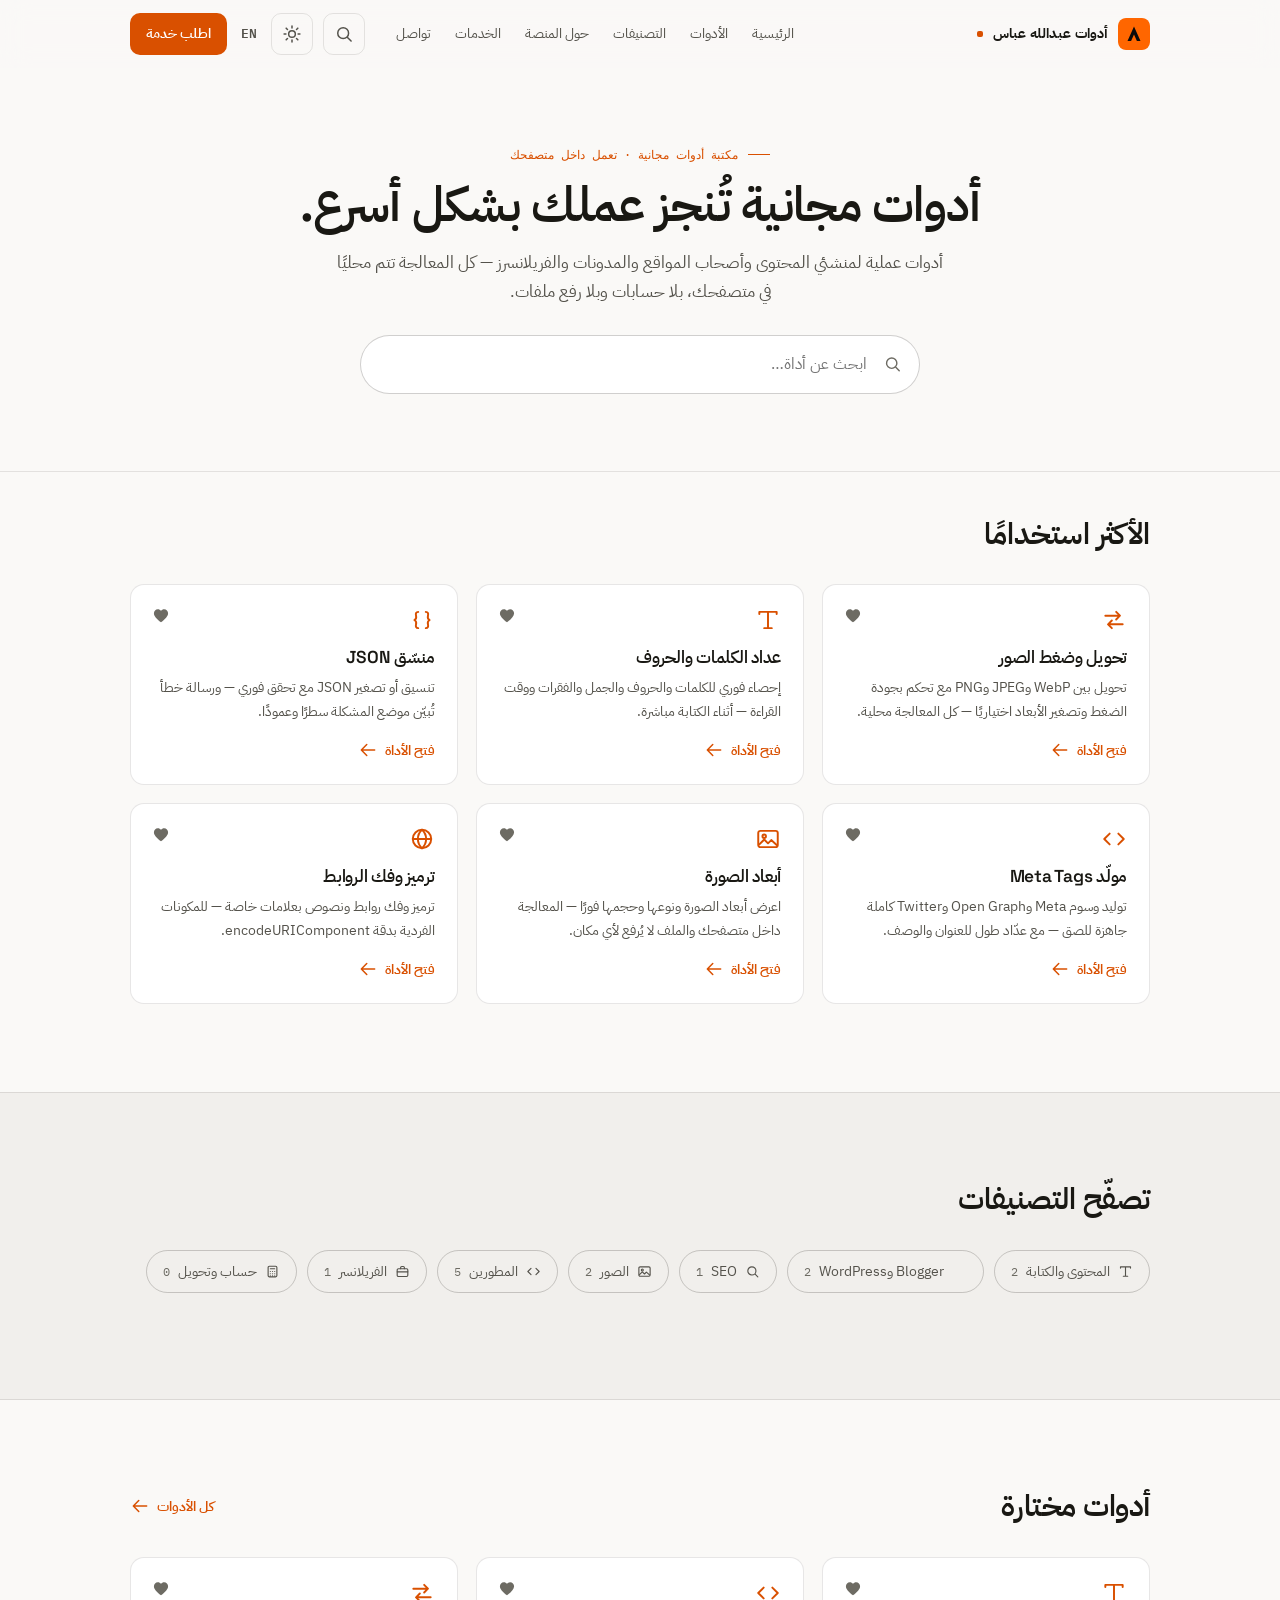
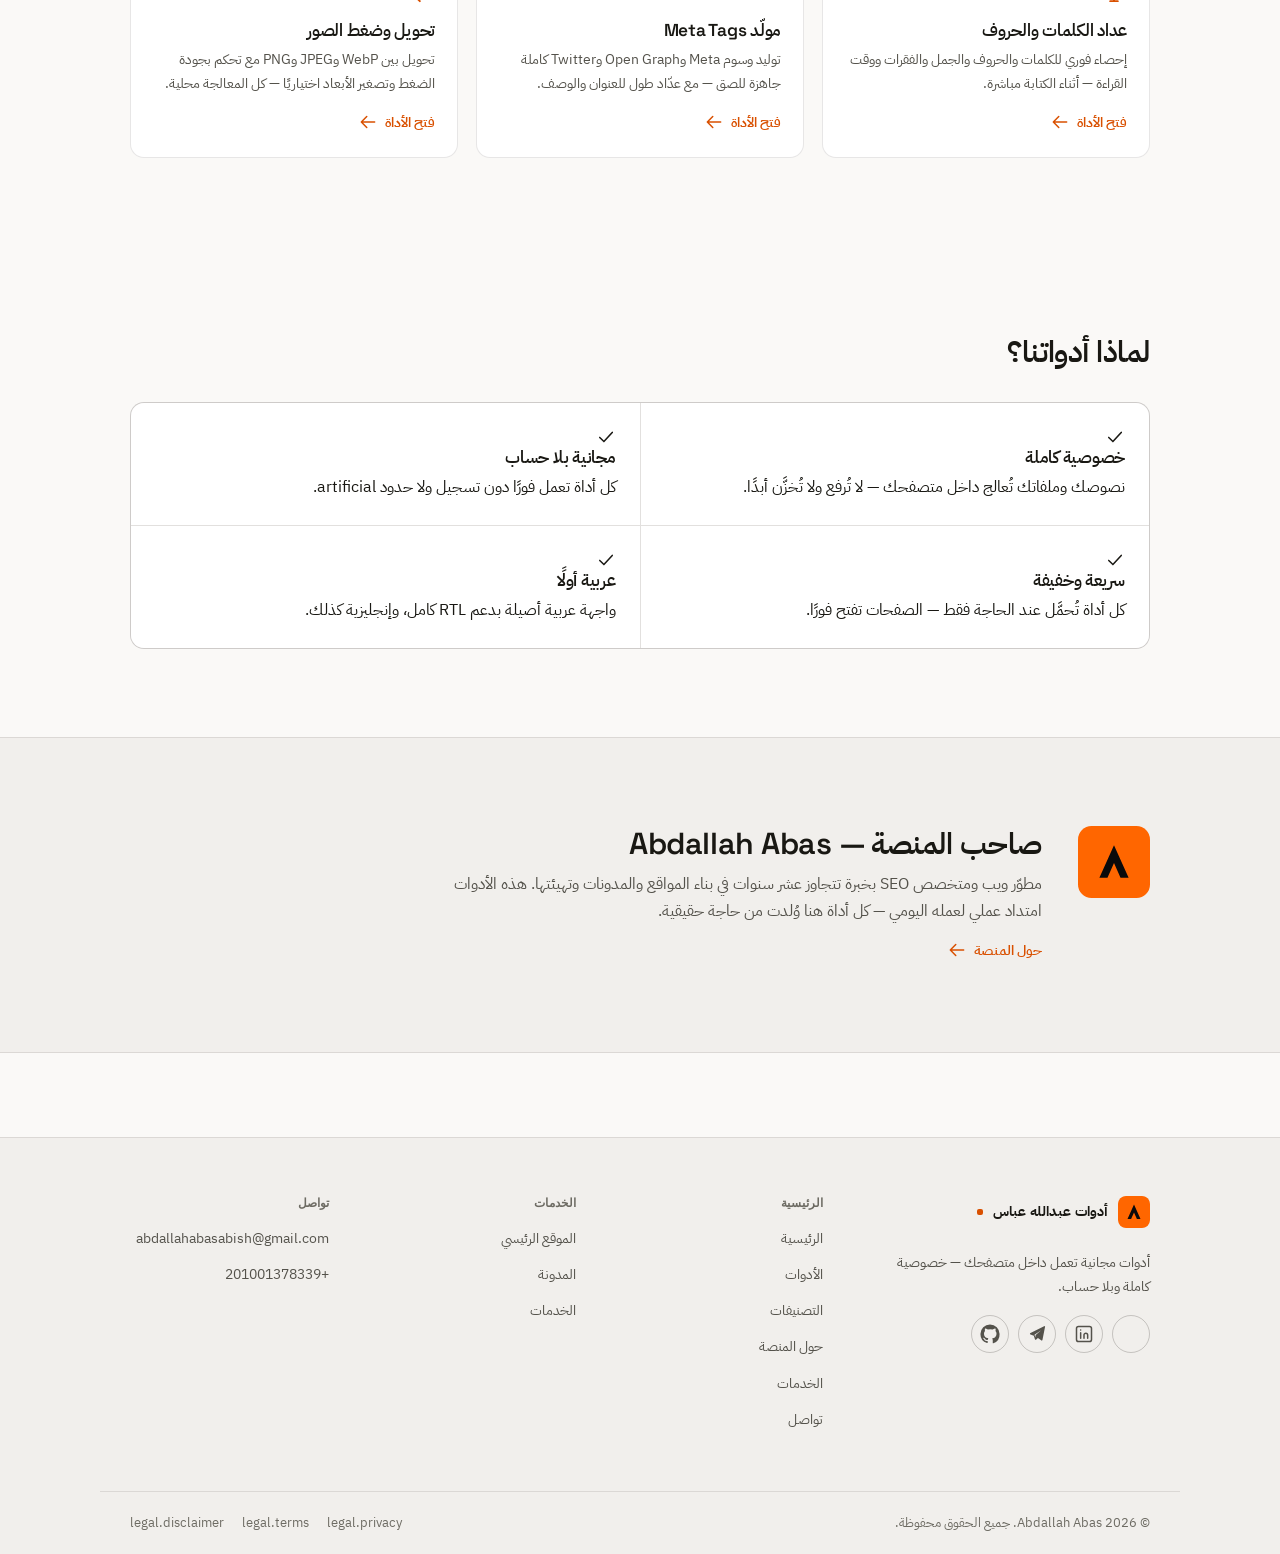
<file: index.html>
<!DOCTYPE html>
<html lang="ar" dir="rtl">
<head>
<meta charset="UTF-8">
<meta name="viewport" content="width=device-width, initial-scale=1">
<script src="/js/theme.js"></script>
<title>أدوات عبدالله عباس — أدوات مجانية تعمل داخل متصفحك</title>
<meta name="description" content="مكتبة أدوات مجانية لمنشئي المحتوى وأصحاب المواقع والفريلانسرز: عدّاد نصوص، مولدات Meta وRobots، أدوات JSON وصور — كل المعالجة محلية داخل متصفحك.">
<meta name="color-scheme" content="dark light">
<meta name="theme-color" content="#0a0a0b" media="(prefers-color-scheme: dark)">
<meta name="theme-color" content="#faf9f7" media="(prefers-color-scheme: light)">
<link rel="canonical" href="https://tools.abdallahabas.com/">
<link rel="alternate" hreflang="ar" href="https://tools.abdallahabas.com/">
<link rel="alternate" hreflang="en" href="https://tools.abdallahabas.com/en/">
<link rel="alternate" hreflang="x-default" href="https://tools.abdallahabas.com/">
<link rel="icon" type="image/svg+xml" href="/assets/icons/favicon.svg">
<meta property="og:type" content="website">
<meta property="og:site_name" content="Abdallah Abas Tools">
<meta property="og:title" content="أدوات عبدالله عباس">
<meta property="og:description" content="أدوات مجانية تعمل داخل متصفحك — خصوصية كاملة بلا حساب.">
<meta property="og:url" content="https://tools.abdallahabas.com/">
<meta property="og:image" content="https://tools.abdallahabas.com/public/images/og-cover.png">
<meta property="og:locale" content="ar_AR">
<meta property="og:locale:alternate" content="en_US">
<meta name="twitter:card" content="summary_large_image">
<link rel="preconnect" href="https://fonts.googleapis.com">
<link rel="preconnect" href="https://fonts.gstatic.com" crossorigin>
<link href="https://fonts.googleapis.com/css2?family=IBM+Plex+Mono:wght@400;500&family=IBM+Plex+Sans+Arabic:wght@400;600;700&family=Space+Grotesk:wght@600;700&display=swap" rel="stylesheet">
<link rel="stylesheet" href="/css/main.css">
<script type="application/ld+json">
{"@context":"https://schema.org","@type":"WebSite","name":"Abdallah Abas Tools","alternateName":"أدوات عبدالله عباس","url":"https://tools.abdallahabas.com/","inLanguage":["ar","en"],"publisher":{"@type":"Person","name":"Abdallah Abas","url":"https://abdallahabas.com"}}
</script>
</head>
<body data-page="home">
<a class="skip" href="#app">الانتقال إلى المحتوى</a>
<main id="app"></main>
<script src="/js/config.js" defer></script>
<script src="/js/i18n.js" defer></script>
<script src="/js/registry.js" defer></script>
<script src="/js/main.js" defer></script>
</body>
</html>
</file>
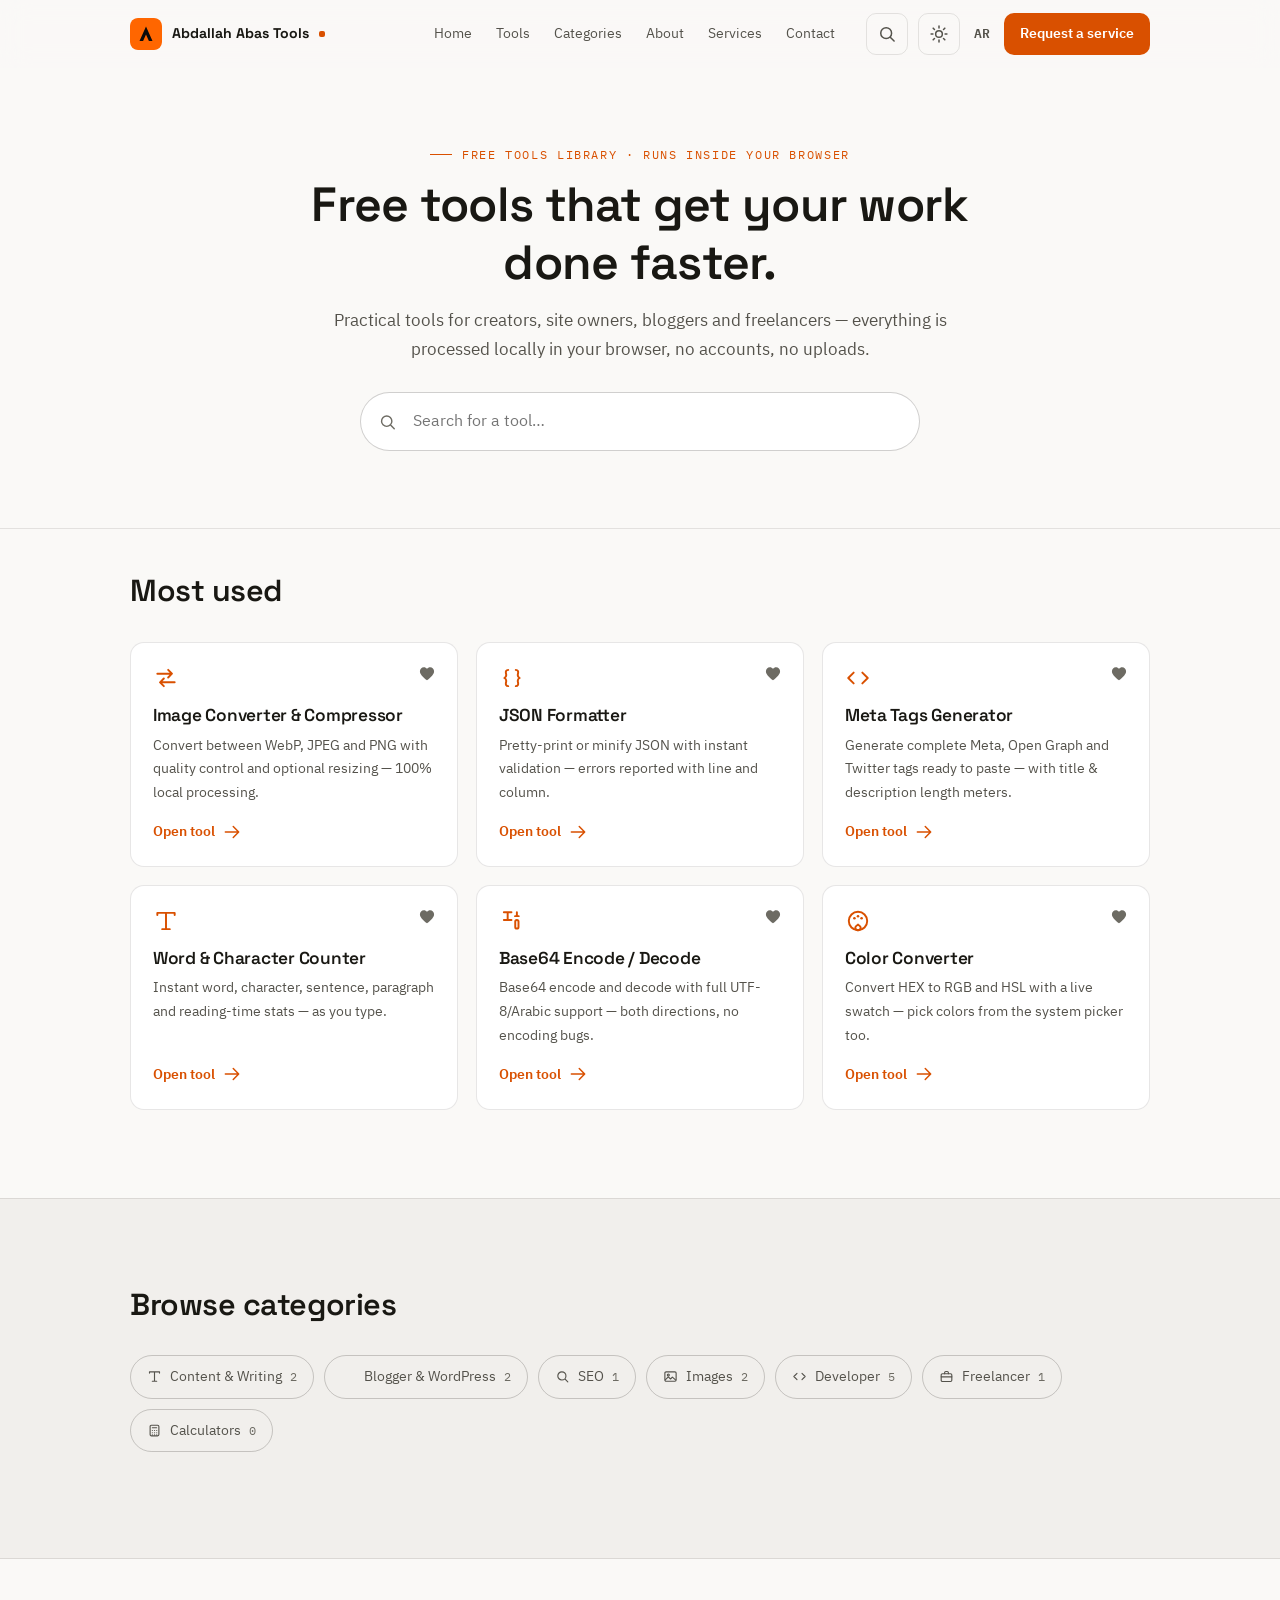
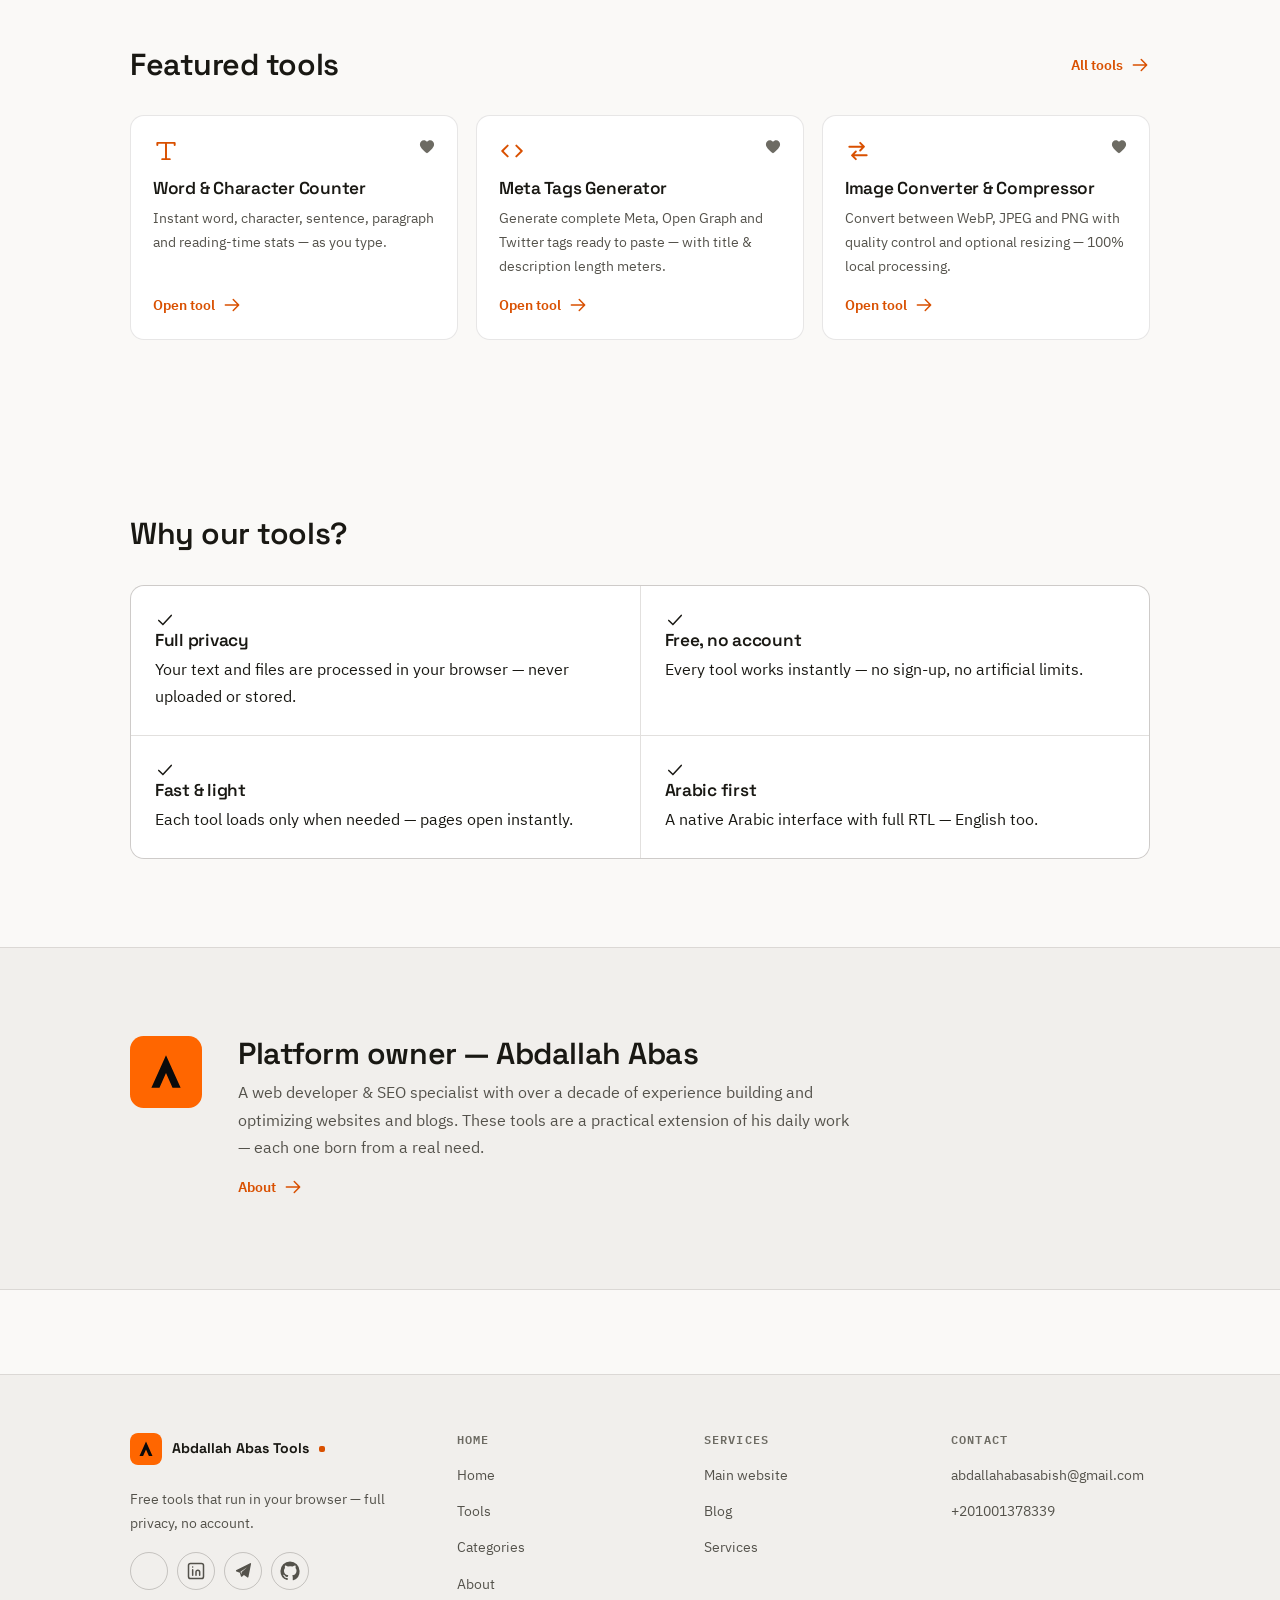
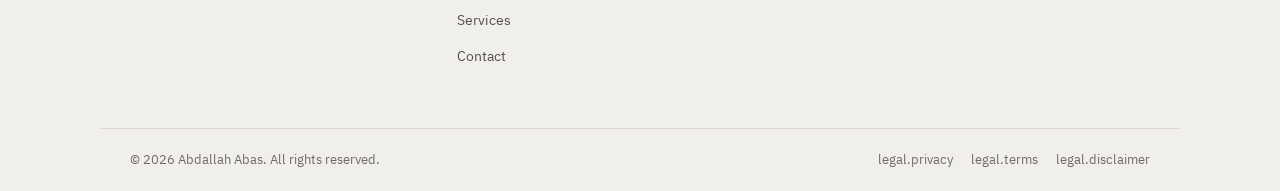
<file: en/index.html>
<!DOCTYPE html>
<html lang="en" dir="ltr">
<head>
<meta charset="UTF-8">
<meta name="viewport" content="width=device-width, initial-scale=1">
<script src="/js/theme.js"></script>
<title>Abdallah Abas Tools — Free tools that run in your browser</title>
<meta name="description" content="A free tools library for creators, site owners and freelancers: text counters, Meta & Robots generators, JSON and image tools — all processed locally in your browser.">
<meta name="color-scheme" content="dark light">
<meta name="theme-color" content="#0a0a0b" media="(prefers-color-scheme: dark)">
<meta name="theme-color" content="#faf9f7" media="(prefers-color-scheme: light)">
<link rel="canonical" href="https://tools.abdallahabas.com/en/">
<link rel="alternate" hreflang="ar" href="https://tools.abdallahabas.com/">
<link rel="alternate" hreflang="en" href="https://tools.abdallahabas.com/en/">
<link rel="alternate" hreflang="x-default" href="https://tools.abdallahabas.com/">
<link rel="icon" type="image/svg+xml" href="/assets/icons/favicon.svg">
<meta property="og:type" content="website">
<meta property="og:site_name" content="Abdallah Abas Tools">
<meta property="og:title" content="Abdallah Abas Tools">
<meta property="og:description" content="Free tools that run in your browser — full privacy, no account.">
<meta property="og:url" content="https://tools.abdallahabas.com/en/">
<meta property="og:image" content="https://tools.abdallahabas.com/public/images/og-cover.png">
<meta property="og:locale" content="en_US">
<meta property="og:locale:alternate" content="ar_AR">
<meta name="twitter:card" content="summary_large_image">
<link rel="preconnect" href="https://fonts.googleapis.com">
<link rel="preconnect" href="https://fonts.gstatic.com" crossorigin>
<link href="https://fonts.googleapis.com/css2?family=IBM+Plex+Mono:wght@400;500&family=IBM+Plex+Sans+Arabic:wght@400;600;700&family=Space+Grotesk:wght@600;700&display=swap" rel="stylesheet">
<link rel="stylesheet" href="/css/main.css">
<script type="application/ld+json">
{"@context":"https://schema.org","@type":"WebSite","name":"Abdallah Abas Tools","url":"https://tools.abdallahabas.com/en/","inLanguage":["en","ar"],"publisher":{"@type":"Person","name":"Abdallah Abas","url":"https://abdallahabas.com"}}
</script>
</head>
<body data-page="home">
<a class="skip" href="#app">Skip to content</a>
<main id="app"></main>
<script src="/js/config.js" defer></script>
<script src="/js/i18n.js" defer></script>
<script src="/js/registry.js" defer></script>
<script src="/js/main.js" defer></script>
</body>
</html>
</file>
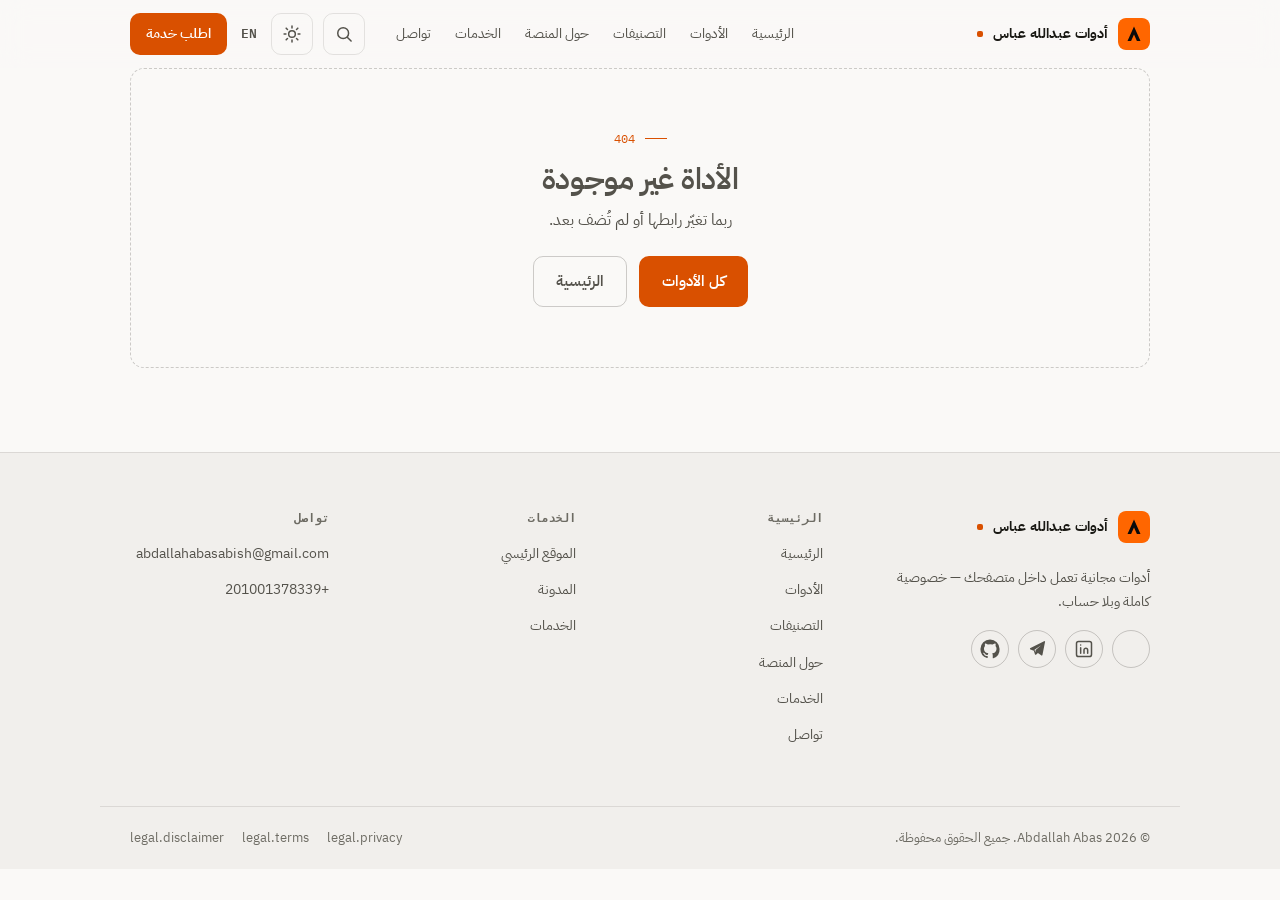
<file: tool/index.html>
<!DOCTYPE html>
<html lang="ar" dir="rtl">
<head>
<meta charset="UTF-8">
<meta name="viewport" content="width=device-width, initial-scale=1">
<script src="/js/theme.js"></script>
<!-- canonical / og / Schema تُبنى ديناميكيًا لكل أداة من js/main.js -->
<title>أداة — أدوات عبدالله عباس</title>
<meta name="description" content="أداة مجانية من أدوات عبدالله عباس — تعمل محليًا داخل متصفحك.">
<meta name="robots" content="index, follow, max-image-preview:large">
<meta name="color-scheme" content="dark light">
<meta name="theme-color" content="#0a0a0b" media="(prefers-color-scheme: dark)">
<meta name="theme-color" content="#faf9f7" media="(prefers-color-scheme: light)">
<link rel="icon" type="image/svg+xml" href="/assets/icons/favicon.svg">
<meta property="og:site_name" content="Abdallah Abas Tools">
<meta property="og:image" content="https://tools.abdallahabas.com/public/images/og-cover.png">
<meta name="twitter:card" content="summary_large_image">
<link rel="preconnect" href="https://fonts.googleapis.com">
<link rel="preconnect" href="https://fonts.gstatic.com" crossorigin>
<link href="https://fonts.googleapis.com/css2?family=IBM+Plex+Mono:wght@400;500&family=IBM+Plex+Sans+Arabic:wght@400;600;700&family=Space+Grotesk:wght@600;700&display=swap" rel="stylesheet">
<link rel="stylesheet" href="/css/main.css">
</head>
<body data-page="tool">
<a class="skip" href="#toolPage">الانتقال إلى المحتوى</a>
<main><div id="toolPage" class="container"></div></main>
<script src="/js/config.js" defer></script>
<script src="/js/i18n.js" defer></script>
<script src="/js/registry.js" defer></script>
<script src="/js/tools.js" defer></script>
<script src="/js/main.js" defer></script>
</body>
</html>
</file>
<file: css/main.css>
:root{--bg:#0a0a0b;--bg2:#0d0d0f;--surface:#121215;--surface2:#17171b;--line:rgba(255,255,255,.08);--line2:rgba(255,255,255,.16);
--txt:#f4f4f1;--txt2:#a9a9a3;--txt3:#85857f;--accent:#ff6600;--accent2:#ff8433;--accent-dim:rgba(255,102,0,.13);--danger:#e5484d;
--r:14px;--r-s:10px;--font-head:"Space Grotesk","IBM Plex Sans Arabic",sans-serif;--font-body:"IBM Plex Sans Arabic",sans-serif;
--font-mono:"IBM Plex Mono",monospace;--header-h:68px;--tr:.22s cubic-bezier(.4,0,.2,1)}
*,*::before,*::after{box-sizing:border-box;margin:0;padding:0}
html{scroll-behavior:smooth}
body{font-family:var(--font-body);background:var(--bg);color:var(--txt);font-size:16px;line-height:1.7;padding-top:var(--header-h);-webkit-font-smoothing:antialiased;overflow-x:clip}
img,svg{max-width:100%;height:auto;display:block}a{color:inherit;text-decoration:none}ul,ol{list-style:none}
button{font:inherit;color:inherit;background:none;border:0;cursor:pointer}
h1,h2,h3,h4{font-family:var(--font-head);font-weight:600;line-height:1.2;letter-spacing:-.015em}
h1{font-size:clamp(1.8rem,4.4vw,3rem)}h2{font-size:clamp(1.35rem,2.6vw,1.9rem)}h3{font-size:1.08rem}
.mono{font-family:var(--font-mono)}.icon{width:20px;height:20px;flex:none}
.container{max-width:1080px;margin-inline:auto;padding-inline:clamp(18px,4vw,30px)}
.container.narrow{max-width:820px}
.section{padding-block:clamp(50px,7vw,88px)}.section.alt{background:var(--bg2);border-block:1px solid var(--line)}
.flush-top{padding-top:clamp(26px,4vw,44px)}
.kicker{font-family:var(--font-mono);font-size:.72rem;letter-spacing:.14em;text-transform:uppercase;color:var(--accent);display:flex;align-items:center;gap:10px;margin-bottom:12px}
.kicker::before{content:"";width:22px;height:1px;background:var(--accent)}
.kicker.justify-center{justify-content:center}
[dir="rtl"] .kicker{letter-spacing:0}
.lead{color:var(--txt2);font-size:clamp(1rem,1.4vw,1.08rem);max-width:62ch}
.center-txt{margin-inline:auto;text-align:center}
.sec-title{margin-bottom:clamp(20px,3vw,32px)}.sec-title.mb0{margin-bottom:0}
.sec-row{display:flex;justify-content:space-between;align-items:center;gap:14px;flex-wrap:wrap;margin-bottom:clamp(20px,3vw,32px)}
.skip{position:fixed;top:-60px;inset-inline-start:14px;z-index:200;background:var(--accent);color:#0a0a0b;padding:10px 16px;border-radius:var(--r-s);font-weight:600;transition:top var(--tr)}
.skip:focus{top:12px}
:focus-visible{outline:2px solid var(--accent);outline-offset:3px;border-radius:4px}
.btn{display:inline-flex;align-items:center;justify-content:center;gap:9px;padding:12px 22px;border-radius:var(--r-s);font-weight:600;font-size:.92rem;border:1px solid transparent;min-height:44px;transition:transform var(--tr),background var(--tr),border-color var(--tr),color var(--tr)}
.btn-solid{background:var(--accent);color:#0a0a0b}.btn-solid:hover{background:var(--accent2);transform:translateY(-2px)}
.btn-ghost{border-color:var(--line2)}.btn-ghost:hover{border-color:var(--accent);color:var(--accent)}
.btn-s{padding:8px 15px;min-height:38px;font-size:.86rem}.btn-lg{padding:15px 28px}
.btn-text{display:inline-flex;align-items:center;gap:7px;color:var(--accent);font-weight:600;font-size:.9rem;transition:gap var(--tr),color var(--tr)}
.btn-text:hover{color:var(--accent2);gap:11px}
[dir="rtl"] .icon-flip{transform:scaleX(-1)}
/* header */
.site-header{position:fixed;inset-inline:0;top:0;height:var(--header-h);z-index:100;background:var(--header-bg,rgba(10,10,11,.84));backdrop-filter:blur(14px);border-bottom:1px solid transparent;transition:border-color var(--tr)}
.site-header.scrolled{border-bottom-color:var(--line)}
.header-in{display:flex;align-items:center;gap:20px;height:var(--header-h)}
.brand{display:inline-flex;align-items:center;gap:10px}
.brand-mark{width:32px;height:32px;border-radius:8px}.brand-mark.big{width:72px;height:72px}
.brand-word{font-family:var(--font-head);font-weight:700;font-size:.88rem}
.brand-dot{width:6px;height:6px;background:var(--accent);border-radius:2px}
.main-nav{margin-inline-start:auto}.nav-list{display:flex;gap:2px}
.nav-list a{display:block;padding:8px 11px;font-size:.88rem;color:var(--txt2);border-radius:8px;transition:color var(--tr),background var(--tr)}
.nav-list a:hover{color:var(--txt);background:var(--surface)}
.header-actions{display:flex;align-items:center;gap:10px}
.icon-btn,.theme-toggle{width:42px;height:42px;display:flex;align-items:center;justify-content:center;color:var(--txt2);border:1px solid var(--line);border-radius:var(--r-s);transition:color var(--tr),border-color var(--tr)}
.icon-btn:hover,.theme-toggle:hover{color:var(--accent);border-color:var(--accent)}
.theme-toggle .i-moon{display:none}
[data-theme="light"] .theme-toggle .i-moon{display:block}
[data-theme="light"] .theme-toggle .i-sun{display:none}
.lang-btn{font-family:var(--font-mono);font-size:.8rem;font-weight:600;color:var(--txt2);padding:6px 4px}.lang-btn:hover{color:var(--accent)}
.nav-toggle{display:none;width:44px;height:44px;align-items:center;justify-content:center}
.nav-toggle .i-close,.nav-toggle.open .i-menu{display:none}.nav-toggle.open .i-close{display:block}
.nav-backdrop{position:fixed;inset:0;z-index:110;background:var(--backdrop,rgba(5,5,7,.6));opacity:0;pointer-events:none;transition:opacity .25s}
.nav-backdrop.open{opacity:1;pointer-events:auto}
.mobile-panel{position:fixed;top:0;bottom:0;inset-inline-end:0;z-index:120;width:min(320px,86vw);background:var(--surface);border-inline-start:1px solid var(--line);padding:88px 24px 26px;display:flex;flex-direction:column;justify-content:space-between;transform:translateX(105%);visibility:hidden;transition:transform .3s,visibility .3s}
[dir="rtl"] .mobile-panel{transform:translateX(-105%)}
.mobile-panel.open{transform:none;visibility:visible}
.mobile-list a{display:block;padding:13px 4px;font-weight:600;border-bottom:1px solid var(--line)}
.mobile-list a:hover{color:var(--accent)}
/* hero */
.hero{padding-block:clamp(46px,6vw,80px);border-bottom:1px solid var(--line);text-align:center}
.hero h1{margin-block:8px 14px}
.hero .lead{margin-inline:auto}
.big-search{position:relative;max-width:560px;margin:28px auto 0}
.big-search input{width:100%;background:var(--surface);border:1px solid var(--line2);border-radius:999px;padding:15px 52px;font:inherit;font-size:1rem;color:var(--txt);min-height:52px}
.big-search input:focus{outline:none;border-color:var(--accent);box-shadow:0 0 0 3px var(--accent-dim)}
.bs-ico{position:absolute;top:50%;transform:translateY(-50%);inset-inline-start:18px;color:var(--txt3);width:19px;height:19px}
/* cards */
.cards-grid{display:grid;gap:18px}
.cols-2{grid-template-columns:repeat(2,1fr)}.cols-3{grid-template-columns:repeat(3,1fr)}
.tool-card{position:relative;border:1px solid var(--line);border-radius:var(--r);background:var(--surface);transition:transform var(--tr),border-color var(--tr)}
.tool-card:hover{transform:translateY(-4px);border-color:var(--line2)}
.tool-link{display:flex;flex-direction:column;height:100%;padding:22px}
.tool-ico{color:var(--accent);margin-bottom:14px}.tool-ico .icon{width:26px;height:26px}
.tool-card h3{margin-bottom:8px}.tool-link:hover h3{color:var(--accent)}
.tool-card p{color:var(--txt2);font-size:.88rem;margin-bottom:14px;flex:1}
.fav-btn{position:absolute;top:12px;inset-inline-end:12px;width:36px;height:36px;display:flex;align-items:center;justify-content:center;border-radius:50%;color:var(--txt3);transition:color var(--tr),background var(--tr);z-index:2}
.fav-btn:hover{color:var(--accent);background:var(--accent-dim)}
.fav-btn.on{color:var(--accent)}
.fav-btn-inline{gap:6px}.fav-btn-inline.on{color:var(--accent)}
.chip-row{display:flex;flex-wrap:wrap;gap:10px}
.chip{display:inline-flex;align-items:center;gap:8px;border:1px solid var(--line2);border-radius:999px;padding:9px 16px;font-size:.86rem;color:var(--txt2);transition:border-color var(--tr),color var(--tr)}
.chip:hover,.chip.active{border-color:var(--accent);color:var(--accent)}
.chip .icon{width:15px;height:15px}.c-count{font-size:.72rem;color:var(--txt3)}
.cat-chips{margin-bottom:18px}
.sort-row{display:flex;align-items:center;gap:10px;margin-top:14px;font-size:.82rem;color:var(--txt3)}
.sort-sel{background:var(--surface);border:1px solid var(--line2);border-radius:var(--r-s);color:var(--txt);padding:8px 12px;font:inherit;font-size:.86rem;min-height:40px}
.gap{height:clamp(30px,4vw,44px)}
/* tool page */
.crumbs{display:flex;align-items:center;gap:8px;font-size:.8rem;color:var(--txt3);padding-top:26px;flex-wrap:wrap}
.crumbs a:hover{color:var(--accent)}
.crumb-sep{width:13px;height:13px;transform:rotate(-90deg)}
[dir="rtl"] .crumb-sep{transform:rotate(90deg)}
.page-head{padding-block:clamp(30px,5vw,54px) 0}
.page-head h1{margin-block:4px 12px}
.page-head .lead{margin-top:0}
.art-head{padding-block:20px 4px;max-width:820px}
.art-head h1{margin:8px 0 10px}
.art-desc{color:var(--txt2)}
.art-actions{display:flex;gap:18px;margin-top:14px;flex-wrap:wrap}
.tool-box{border:1px solid var(--line2);border-radius:16px;background:var(--surface);padding:clamp(20px,3vw,30px);margin-top:24px}
.tool-h{margin:20px 0 10px;color:var(--accent);font-size:.95rem}
.tool-actions{display:flex;gap:12px;flex-wrap:wrap;margin:18px 0}
.field{display:flex;flex-direction:column;gap:6px;margin-bottom:14px}
.field label{font-size:.85rem;font-weight:600;color:var(--txt2)}
.field input,.field select,.field textarea{width:100%;background:var(--bg);border:1px solid var(--line2);border-radius:var(--r-s);padding:12px 14px;color:var(--txt);font:inherit;font-size:.94rem;min-height:46px}
.field textarea{resize:vertical;line-height:1.7}
.field input:focus,.field textarea:focus,.field select:focus{outline:none;border-color:var(--accent);box-shadow:0 0 0 3px var(--accent-dim)}
.form-grid{display:grid;grid-template-columns:1fr 1fr;gap:0 16px}
.opt-grid{display:flex;flex-wrap:wrap;gap:14px 22px;margin-bottom:6px}
.opt{display:inline-flex;align-items:center;gap:9px;font-size:.9rem;color:var(--txt2);cursor:pointer;min-height:44px}
.opt input{width:18px;height:18px;accent-color:var(--accent);flex:none}
.stat-grid{display:grid;grid-template-columns:repeat(3,1fr);gap:1px;background:var(--line);border:1px solid var(--line);border-radius:var(--r-s);overflow:hidden;margin:16px 0}
.stat-cell{background:var(--bg);padding:14px;display:flex;flex-direction:column;gap:2px}
.stat-cell strong{font-family:var(--font-mono);font-size:1.35rem;color:var(--accent)}
.stat-cell span{font-size:.78rem;color:var(--txt2)}
.tool-err{color:var(--danger);font-size:.86rem;margin:10px 0}
.mini-note{font-size:.78rem;color:var(--txt3);margin-top:8px}
.local-note{font-size:.82rem;color:var(--txt3);margin-top:10px}
.kv{display:flex;flex-direction:column;border:1px solid var(--line);border-radius:var(--r-s);overflow:hidden;margin:14px 0}
.kv-row{display:flex;justify-content:space-between;align-items:center;gap:12px;padding:12px 16px;border-bottom:1px solid var(--line);background:var(--bg);font-size:.9rem;flex-wrap:wrap}
.kv-row:last-child{border-bottom:0}
.kv-row.big strong{color:var(--accent);font-size:1.2rem}
.kv-row>span{color:var(--txt2)}
.kv-val{font-size:.92rem;text-align:end;word-break:break-all;padding:4px 8px;border-radius:6px;transition:background var(--tr),color var(--tr)}
.kv-val:hover{background:var(--accent-dim);color:var(--accent)}
.swatch{height:74px;border:1px solid var(--line2);border-radius:var(--r-s);margin:6px 0 14px}
.swatch.bad{background:repeating-linear-gradient(45deg,var(--surface),var(--surface) 8px,var(--surface2) 8px,var(--surface2) 16px)!important}
.color-row{display:flex;gap:10px;align-items:center}
.color-row input[type="color"]{width:52px;height:46px;min-height:0;padding:4px;border:1px solid var(--line2);border-radius:var(--r-s);background:var(--bg);cursor:pointer}
.img-prev{border:1px solid var(--line);border-radius:var(--r-s);overflow:hidden;margin:14px 0;max-width:480px;background:var(--bg)}
.img-prev img{width:100%;display:block}
.tool-content{max-width:78ch;margin-top:clamp(36px,5vw,54px)}
.tool-content h2{font-size:1.3rem;margin-bottom:10px}
.tool-content h3{margin:22px 0 8px;color:var(--accent)}
.tool-content p{color:var(--txt2);margin-bottom:10px}
.steps{padding-inline-start:1.3em;list-style:revert}
.steps li,.tips li{color:var(--txt2);margin-bottom:7px;font-size:.95rem}
.tips{padding-inline-start:1.3em;list-style:revert}
.faq-list{display:flex;flex-direction:column;gap:8px;margin-top:10px}
.faq-item{border:1px solid var(--line);border-radius:var(--r-s);background:var(--surface)}
.faq-item summary{padding:14px 18px;font-weight:600;font-size:.94rem;cursor:pointer;list-style:none;display:flex;justify-content:space-between;align-items:center;gap:12px;min-height:46px}
.faq-item summary::-webkit-details-marker{display:none}
.faq-item summary::after{content:"+";font-family:var(--font-mono);color:var(--accent)}
.faq-item[open] summary::after{content:"–"}
.faq-item p{padding:0 18px 16px;color:var(--txt2);font-size:.9rem}
.related{margin-top:clamp(40px,6vw,60px)}.related h2{margin-bottom:20px}
.ad-slot{margin-block:26px}.ad-slot:empty{display:none}
/* why / about strip / cta / misc */
.hairline{display:grid;gap:1px;background:var(--line);border:1px solid var(--line);border-radius:var(--r);overflow:hidden}
.hairline>*{background:var(--surface)}
.why-grid{grid-template-columns:repeat(2,1fr)}
.why-cell{padding:24px}
.why-cell h3{margin-bottom:6px}
.about-strip{display:flex;gap:clamp(20px,3vw,36px);align-items:flex-start}
.about-strip p{color:var(--txt2);margin:8px 0 12px;max-width:62ch}
.cta-band{border-top:1px solid var(--line);text-align:center;padding-block:clamp(44px,6vw,72px);margin-top:clamp(40px,6vw,60px)}
.cta-band h2{margin-bottom:10px}
.cta-band .lead{margin:0 auto 24px}
.empty{border:1px dashed var(--line2);border-radius:var(--r);padding:clamp(34px,6vw,60px) 26px;text-align:center;color:var(--txt2)}
.empty h2{margin-bottom:10px}
.empty .hero-cta{justify-content:center;margin-top:22px}
.hero-cta{display:flex;flex-wrap:wrap;gap:12px}
.legal-body{max-width:78ch;padding-block:clamp(30px,5vw,50px)}
.legal-body h2{font-size:1.2rem;margin:26px 0 10px}
.legal-body p{color:var(--txt2);margin-bottom:10px}
.service-row{display:grid;grid-template-columns:auto 1fr auto;gap:clamp(16px,3vw,32px);align-items:start;padding:clamp(20px,3vw,30px) 0;border-bottom:1px solid var(--line)}
.service-row h2{font-size:1.2rem;margin-bottom:6px}.service-row p{color:var(--txt2);max-width:60ch}
.methods-grid{grid-template-columns:1fr;margin-bottom:26px}
.method{display:flex;align-items:center;gap:13px;padding:16px 18px;transition:background var(--tr)}
.method:hover{background:var(--surface2)}
.method>.icon{color:var(--accent)}
.method-name{font-weight:600;font-size:.92rem;display:block}
.method-val{font-size:.8rem;color:var(--txt3)}
.response-block{border-top:1px solid var(--line);padding-top:22px}
.response-block h3{display:flex;gap:8px;align-items:center;font-size:1rem;margin-bottom:8px}
.response-block .icon{color:var(--accent);width:17px;height:17px}
.response-block p{color:var(--txt2);font-size:.92rem;margin-bottom:16px}
/* dialog / toast / to-top */
.overlay{position:fixed;inset:0;z-index:150;background:var(--backdrop,rgba(6,6,8,.72));backdrop-filter:blur(6px);display:none;align-items:flex-start;justify-content:center;padding:12vh 20px 20px}
.overlay.open{display:flex}
.dialog{position:relative;width:min(600px,100%);max-height:80vh;overflow:auto;background:var(--surface);border:1px solid var(--line2);border-radius:18px;padding:clamp(20px,3vw,30px)}
.dialog-close{position:absolute;top:14px;inset-inline-end:14px;width:38px;height:38px;display:flex;align-items:center;justify-content:center;border-radius:50%;color:var(--txt2);border:1px solid var(--line)}
.dialog-close:hover{color:var(--accent);border-color:var(--accent)}
.dialog-search input{width:100%;background:var(--bg);border:1px solid var(--line2);border-radius:var(--r-s);padding:13px 15px;font:inherit;font-size:1rem;color:var(--txt)}
.dialog-search input:focus{outline:none;border-color:var(--accent)}
.s-results{margin-top:12px}
.s-hit{display:block;padding:12px 6px;border-bottom:1px solid var(--line)}
.s-hit:hover{background:var(--surface2)}
.s-hit strong{display:block;font-size:.95rem}
.s-hit span{font-size:.8rem;color:var(--txt3)}
.c-empty{color:var(--txt3);font-size:.9rem}
.toast{position:fixed;bottom:24px;left:50%;transform:translate(-50%,14px);z-index:200;background:var(--surface2);border:1px solid var(--line2);border-radius:var(--r-s);padding:11px 18px;font-size:.88rem;opacity:0;pointer-events:none;transition:opacity .25s,transform .25s;max-width:min(92vw,460px);text-align:center}
[dir="rtl"] .toast{transform:translate(50%,14px)}
.toast.show{opacity:1;transform:translate(-50%,0)}
[dir="rtl"] .toast.show{transform:translate(50%,0)}
.to-top{position:fixed;bottom:22px;inset-inline-end:22px;z-index:90;width:46px;height:46px;border-radius:50%;background:var(--surface2);border:1px solid var(--line2);color:var(--txt2);display:flex;align-items:center;justify-content:center;opacity:0;pointer-events:none;transition:opacity var(--tr),color var(--tr)}
.to-top.show{opacity:1;pointer-events:auto}.to-top:hover{color:var(--accent)}
/* footer */
.site-footer{border-top:1px solid var(--line);background:var(--bg2);margin-top:clamp(46px,7vw,84px)}
.footer-grid{display:grid;grid-template-columns:1.4fr 1fr 1fr 1fr;gap:clamp(26px,4vw,48px);padding-block:clamp(38px,5vw,58px)}
.footer-brand p{color:var(--txt2);font-size:.88rem;margin:14px 0 16px;max-width:34ch}
.social-row{display:flex;gap:9px}
.social-btn{width:38px;height:38px;border:1px solid var(--line2);border-radius:50%;display:flex;align-items:center;justify-content:center;color:var(--txt2);transition:color var(--tr),border-color var(--tr)}
.social-btn:hover{color:var(--accent);border-color:var(--accent)}
.site-footer h3{font-family:var(--font-mono);font-size:.72rem;letter-spacing:.1em;text-transform:uppercase;color:var(--txt3);margin-bottom:15px}
[dir="rtl"] .site-footer h3{letter-spacing:0}
.footer-list{display:flex;flex-direction:column;gap:9px}
.footer-list a{color:var(--txt2);font-size:.88rem}.footer-list a:hover{color:var(--accent)}
.footer-bar{display:flex;justify-content:space-between;gap:14px;flex-wrap:wrap;padding-block:20px;border-top:1px solid var(--line);font-size:.8rem;color:var(--txt3)}
.footer-legal{display:flex;gap:18px;flex-wrap:wrap}
.footer-legal a{color:var(--txt3)}.footer-legal a:hover{color:var(--accent)}
.reveal{opacity:0;transform:translateY(18px);transition:opacity .6s,transform .6s}
.reveal.in{opacity:1;transform:none}
body.no-scroll{overflow:hidden}
/* THEME LAYER — appended last */
:root{--btn-ink:#0a0a0b;--header-bg:rgba(10,10,11,.84);--backdrop:rgba(5,5,7,.6)}
[data-theme="light"]{--bg:#faf9f7;--bg2:#f1efec;--surface:#ffffff;--surface2:#f6f4f1;--line:rgba(20,18,14,.10);--line2:rgba(20,18,14,.20);
--txt:#191813;--txt2:#54524b;--txt3:#6d6b63;--accent:#d95000;--accent2:#ff6600;--accent-dim:rgba(217,80,0,.10);
--btn-ink:#ffffff;--header-bg:rgba(250,249,247,.86);--backdrop:rgba(24,22,18,.45)}
@media (prefers-color-scheme: light){:root:not([data-theme]){--bg:#faf9f7;--bg2:#f1efec;--surface:#ffffff;--surface2:#f6f4f1;--line:rgba(20,18,14,.10);--line2:rgba(20,18,14,.20);
--txt:#191813;--txt2:#54524b;--txt3:#6d6b63;--accent:#d95000;--accent2:#ff6600;--accent-dim:rgba(217,80,0,.10);
--btn-ink:#ffffff;--header-bg:rgba(250,249,247,.86);--backdrop:rgba(24,22,18,.45)}}
.btn-solid{color:var(--btn-ink)}
@media (prefers-reduced-motion: reduce){html{scroll-behavior:auto}*,*::before,*::after{animation:none!important;transition:none!important}.reveal{opacity:1!important;transform:none!important}}
@media (max-width:1024px){.cols-3{grid-template-columns:repeat(2,1fr)}.nav-list,.header-cta{display:none}.nav-toggle{display:flex}}
@media (max-width:768px){.cols-2,.cols-3{grid-template-columns:1fr}.form-grid{grid-template-columns:1fr}.stat-grid{grid-template-columns:repeat(2,1fr)}.footer-grid{grid-template-columns:1fr 1fr}.service-row{grid-template-columns:1fr}.about-strip{flex-direction:column}}
@media (max-width:600px){.footer-grid{grid-template-columns:1fr}.overlay{padding:10vh 14px 14px}.tool-actions .btn{flex:1;min-width:120px}}
@media (max-width:360px){.stat-grid{grid-template-columns:1fr 1fr}.header-actions{gap:6px}}
@media (min-width:1600px){:root{--header-h:72px}body{font-size:17px}.container{max-width:1140px}}
</file>
